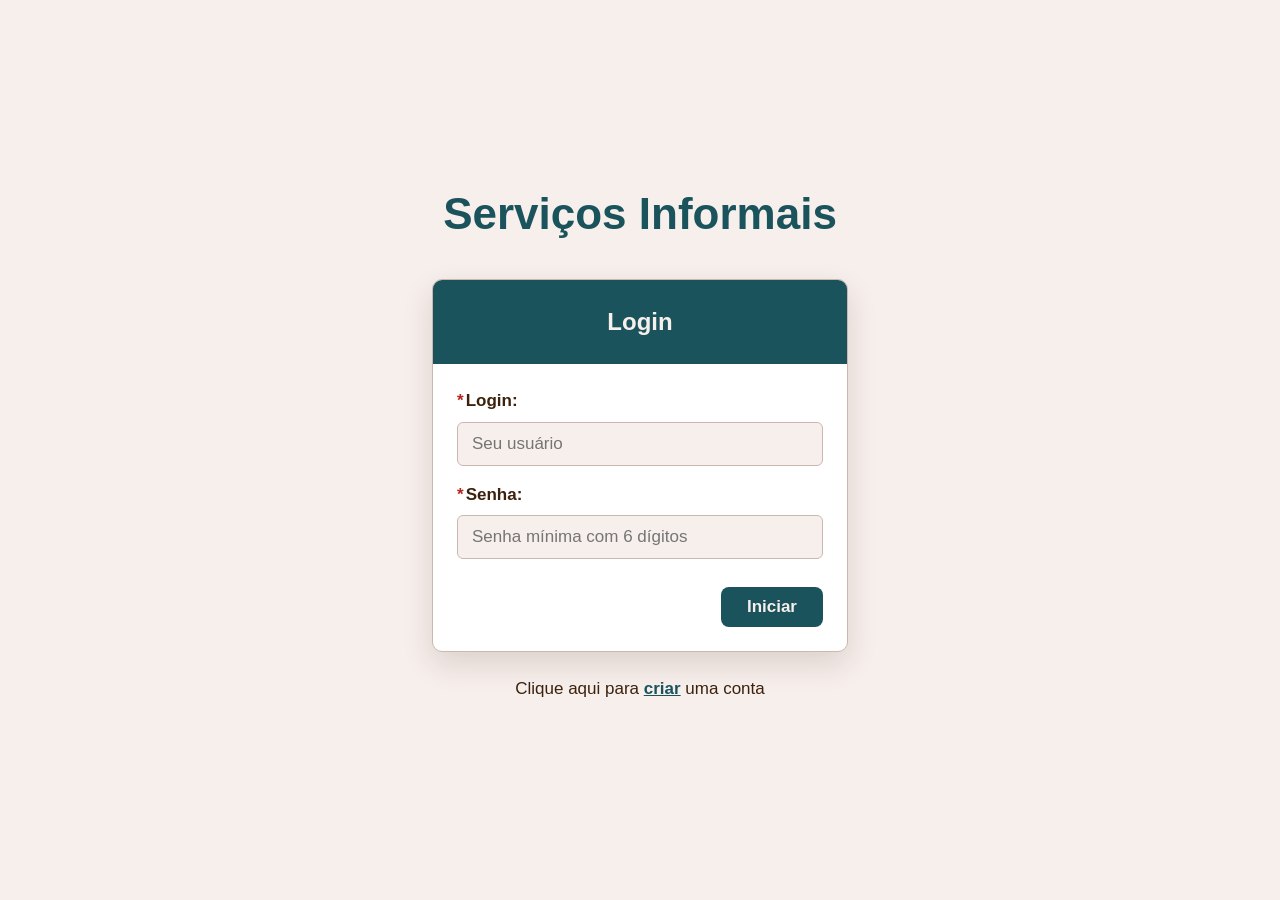
<file: index.html>
<!DOCTYPE html>
<html lang="pt-br">
    <head>
        <meta charset="UTF-8">
        <meta name="viewport" content="width=device-width, initial-scale=1.0">
        <link rel="shortcut icon" href="engrenagem.ico" type="image/x-icon">
        <link rel="stylesheet" href="style.css">
        <title>Login | Serviços Informais</title>
    </head>
    <body>
        <main class="centralizar">
            <!--Box principal do login-->
            <div class="area-login">
                <h1 class="titulo-principal">Serviços Informais</h1>

                <!--Sessão campos do login-->
                <section class="cabecalho">
                    <header>
                        <h2 class="titulo-login">Login</h2>
                    </header>

                    <!--Formulário com entradas-->
                    <form class="formulario" id="formLogin" action="#" method="post">

                        <!--Usuário-->
                        <div class="campo-formulario">
                            <label class="campo" for="usuario">
                                <span class="campo-obrigatorio">*</span>Login:
                            </label>
                            <input class="inserir" type="text" id="usuario" name="usuario" placeholder="Seu usuário" required>
                        </div>

                        <!--Senha-->
                        <div class="campo-formulario">
                            <label class="campo" for="senha">
                                <span class="campo-obrigatorio">*</span>Senha:
                            </label>
                            <input class="inserir" type="password" name="senha" id="senha" placeholder="Senha mínima com 6 dígitos" minlength="6" required>
                        </div>

                        <!--Botão de entrada e opções-->
                        <div class="entrar">
                            <button class="logar" type="submit">Iniciar</button>
                        </div>
                    </form>
                </section>

                <p class="opcoes-login">
                    Clique aqui para <a href="cadastro.html">criar</a> uma conta 
                </p>
            </div>

        </main>

        <!--Script para validar o preenchimento dos campos em vez de redirecionar a página diretamente-->
        <script>
            document.getElementById("formLogin").addEventListener("submit", function (evento) {
                evento.preventDefault();
                window.location.href = "servicos.html";
            });
        </script>
    </body>
</html>
</file>
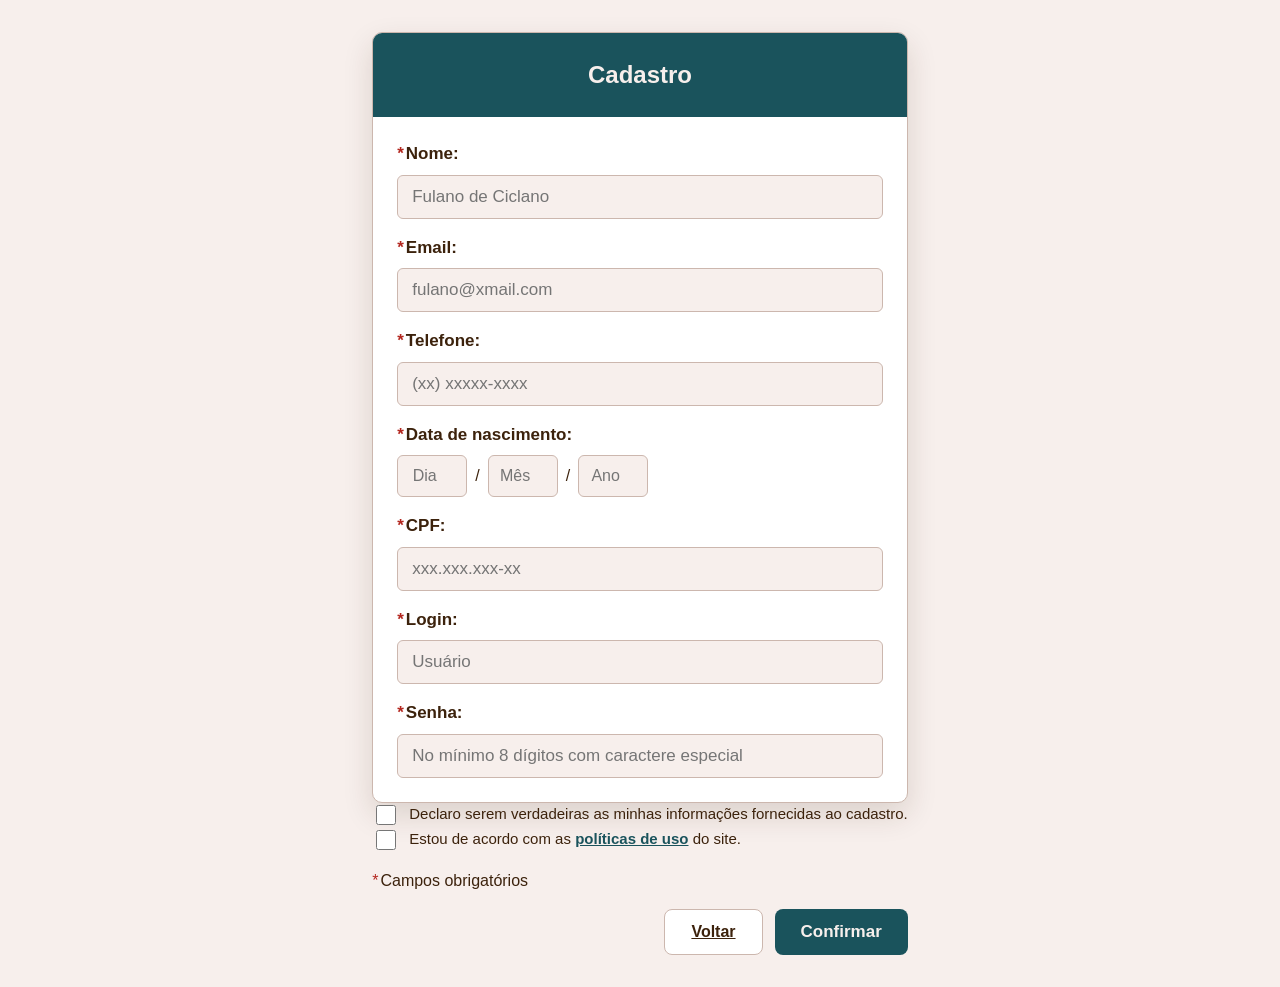
<file: cadastro.html>
<!DOCTYPE html>
<html lang="pt-br">
    <head>
        <meta charset="UTF-8">
        <meta name="viewport" content="width=device-width, initial-scale=1.0">
        <link rel="shortcut icon" href="engrenagem.ico" type="image/x-icon">
        <link rel="stylesheet" href="style.css">
        <title>Cadastro | Serviços Informais</title>
    </head>
    <body>
        <main class="centralizar">
            <!--Box principal-->
            <div class="area-cadastro">
                <form class="formulario-cadastro" id="formCadastro" action="#" method="post">

                    <!--Campos do cadastro-->
                    <section class="cabecalho">
                        <header>
                            <h2 class="titulo-login">Cadastro</h2>
                        </header>

                        <div class="formulario">

                            <!--Nome-->
                            <div class="campo-formulario">
                                <label class="campo" for="nome">
                                    <span class="campo-obrigatorio">*</span>Nome:
                                </label>
                                <input class="inserir" type="text" id="nome" name="nome" placeholder="Fulano de Ciclano" required>
                            </div>

                            <!--Email-->
                            <div class="campo-formulario">
                                <label class="campo" for="email">
                                    <span class="campo-obrigatorio">*</span>Email:
                                </label>
                                <input class="inserir" type="email" id="email" name="email" placeholder="fulano@xmail.com" required>
                            </div>

                            <!--Telefone-->
                            <div class="campo-formulario">
                                <label class="campo" for="telefone">
                                    <span class="campo-obrigatorio">*</span>Telefone:
                                </label>
                                <input class="inserir" type="tel" id="telefone" name="telefone" placeholder="(xx) xxxxx-xxxx" required>
                            </div>

                            <!--Data de nascimento-->
                            <div class="campo-formulario">
                                <label class="campo" for="dia">
                                    <span class="campo-obrigatorio">*</span>Data de nascimento:
                                </label>
                                <div class="campo-data">
                                    <input class="data" type="number" id="dia" name="dia" placeholder="Dia" min="1" max="31" required>
                                    <span>/</span>
                                    <input class="data" type="number" id="mes" name="mes" placeholder="Mês" min="1" max="12" required>
                                    <span>/</span>
                                    <input class="data" type="number" id="ano" name="ano" placeholder="Ano" min="1900" max="2100" required>
                                </div>
                            </div>

                            <!--CPF-->
                            <div class="campo-formulario">
                                <label class="campo" for="cpf">
                                    <span class="campo-obrigatorio">*</span>CPF:
                                </label>
                                <input class="inserir" type="text" id="cpf" name="cpf" placeholder="xxx.xxx.xxx-xx" required>
                            </div>

                            <!--Login-->
                            <div class="campo-formulario">
                                <label class="campo" for="usuario">
                                    <span class="campo-obrigatorio">*</span>Login:
                                </label>
                                <input class="inserir" type="text" id="usuario" name="usuario" placeholder="Usuário" required>
                            </div>

                            <!--Senha-->
                            <div class="campo-formulario">
                                <label class="campo" for="senha">
                                    <span class="campo-obrigatorio">*</span>Senha:
                                </label>
                                <input class="inserir" type="password" id="senha" name="senha" placeholder="No mínimo 8 dígitos com caractere especial" minlength="8" required>
                            </div>

                        </div>
                    </section>

                    <!--Rodapé-->
                    <div class="caixa-selecao">
                        <input type="checkbox" id="declaracao" name="declaracao" required>
                        <label for="declaracao">Declaro serem verdadeiras as minhas informações fornecidas ao cadastro.</label>
                    </div>

                    <div class="caixa-selecao">
                        <input type="checkbox" id="politicas" name="politicas" required>
                        <label for="politicas">Estou de acordo com as <a href="#">políticas de uso</a> do site.</label>
                    </div>

                    <p> <span class="campo-obrigatorio">*</span>Campos obrigatórios</p>

                    <!--Botões-->
                    <div class="area-botoes">
                        <a class="voltar" href="index.html">Voltar</a>
                        <button class="logar" type="submit">Confirmar</button>
                    </div>

                </form>
            </div>

        </main>

        <!--Script simples para redirecionar após validação-->
        <script>
            document.getElementById("formCadastro").addEventListener("submit", function (evento) {
                evento.preventDefault(); // impede o formulário de recarregar a página
                window.location.href = "servicos.html"; // só executa se passou pela validação
            });
        </script>
    </body>
</html>
</file>
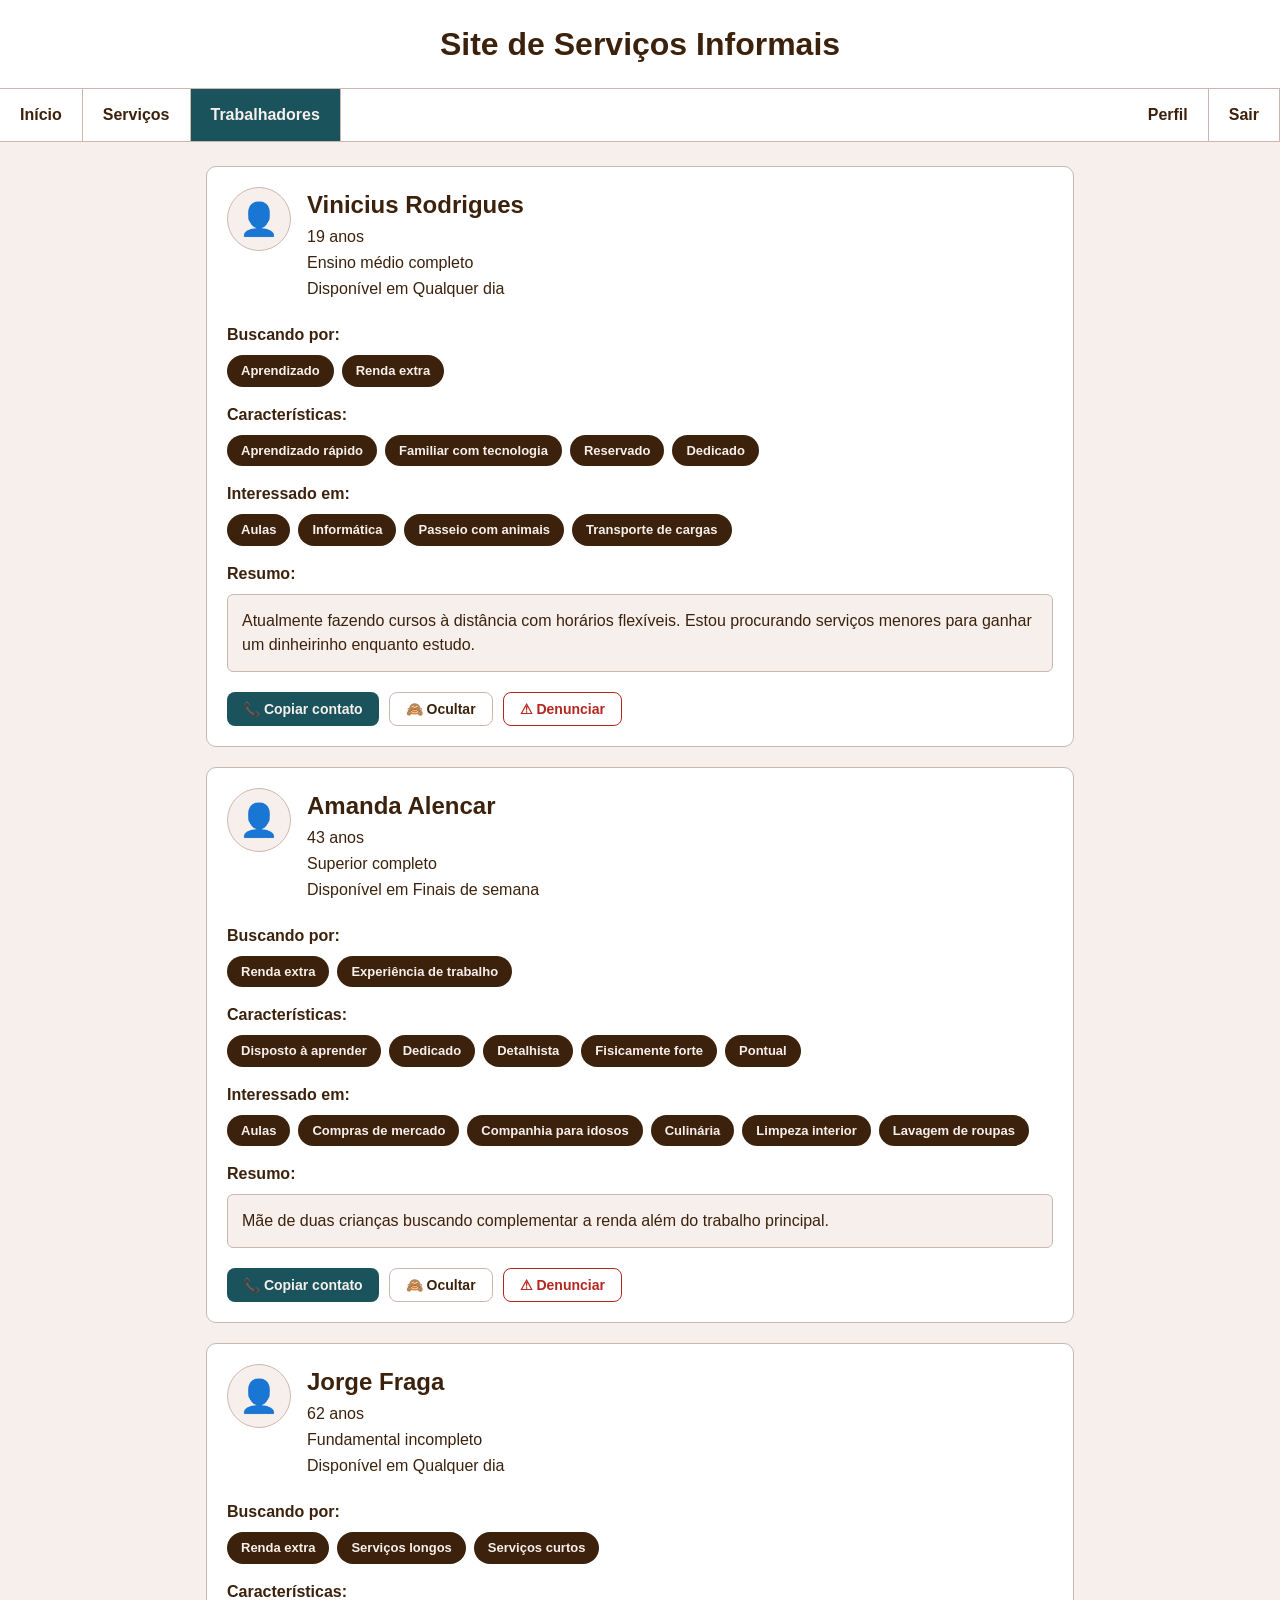
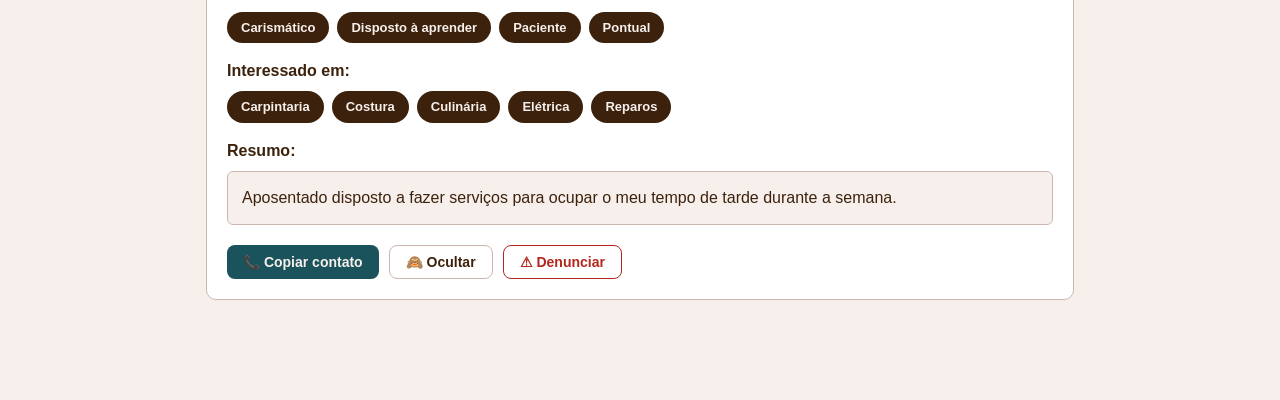
<file: profissionais.html>
<!DOCTYPE html>
<html lang="pt-br">
    <head>
        <meta charset="UTF-8">
        <meta name="viewport" content="width=device-width, initial-scale=1.0">
        <link rel="shortcut icon" href="engrenagem.ico" type="image/x-icon">
        <link rel="stylesheet" href="style.css">
        <link rel="stylesheet" href="modelo-catalogo.css">
        <link rel="stylesheet" href="profissionais.css">
        <title>Trabalhadores | Serviços Informais</title>
    </head>
    <body>

        <!--Cabeçalho do site-->
        <header class="cabecalho-site">
            <h1 class="titulo-site">Site de Serviços Informais</h1>

            <nav class="menu">
                <a class="menu-link" href="inicio.html">Início</a>
                <a class="menu-link" href="catalogo.html">Serviços</a>
                <a class="menu-link ativo" href="profissionais.html">Trabalhadores</a>
                <a class="menu-link menu-direita" href="perfil.html">Perfil</a>
                <a class="menu-link" href="login.html">Sair</a>
            </nav>
        </header>

        <!--Lista de profissionais-->
        <main class="pagina-catalogo">

            <!--Profissional 1-->
            <article class="cartao">
                <div class="perfil-topo">
                    <div class="avatar">👤</div>
                    <div class="perfil-info">
                        <h2 class="perfil-nome">Vinicius Rodrigues</h2>
                        <p>19 anos</p>
                        <p>Ensino médio completo</p>
                        <p>Disponível em Qualquer dia</p>
                    </div>
                </div>

                <div class="perfil-corpo">
                    <h3 class="secao-titulo">Buscando por:</h3>
                    <div class="tags">
                        <span class="tag">Aprendizado</span>
                        <span class="tag">Renda extra</span>
                    </div>

                    <h3 class="secao-titulo">Características:</h3>
                    <div class="tags">
                        <span class="tag">Aprendizado rápido</span>
                        <span class="tag">Familiar com tecnologia</span>
                        <span class="tag">Reservado</span>
                        <span class="tag">Dedicado</span>
                    </div>

                    <h3 class="secao-titulo">Interessado em:</h3>
                    <div class="tags">
                        <span class="tag">Aulas</span>
                        <span class="tag">Informática</span>
                        <span class="tag">Passeio com animais</span>
                        <span class="tag">Transporte de cargas</span>
                    </div>

                    <h3 class="secao-titulo">Resumo:</h3>
                    <p class="perfil-resumo">Atualmente fazendo cursos à distância com horários flexíveis. Estou procurando serviços menores para ganhar um dinheirinho enquanto estudo.</p>
                </div>

                <div class="cartao-acoes">
                    <button class="botao-primario" type="button">📞 Copiar contato</button>
                    <button class="botao-secundario" type="button">🙈 Ocultar</button>
                    <button class="botao-perigo" type="button">⚠ Denunciar</button>
                </div>
            </article>

            <!--Profissional 2-->
            <article class="cartao">
                <div class="perfil-topo">
                    <div class="avatar">👤</div>
                    <div class="perfil-info">
                        <h2 class="perfil-nome">Amanda Alencar</h2>
                        <p>43 anos</p>
                        <p>Superior completo</p>
                        <p>Disponível em Finais de semana</p>
                    </div>
                </div>

                <div class="perfil-corpo">
                    <h3 class="secao-titulo">Buscando por:</h3>
                    <div class="tags">
                        <span class="tag">Renda extra</span>
                        <span class="tag">Experiência de trabalho</span>
                    </div>

                    <h3 class="secao-titulo">Características:</h3>
                    <div class="tags">
                        <span class="tag">Disposto à aprender</span>
                        <span class="tag">Dedicado</span>
                        <span class="tag">Detalhista</span>
                        <span class="tag">Fisicamente forte</span>
                        <span class="tag">Pontual</span>
                    </div>

                    <h3 class="secao-titulo">Interessado em:</h3>
                    <div class="tags">
                        <span class="tag">Aulas</span>
                        <span class="tag">Compras de mercado</span>
                        <span class="tag">Companhia para idosos</span>
                        <span class="tag">Culinária</span>
                        <span class="tag">Limpeza interior</span>
                        <span class="tag">Lavagem de roupas</span>
                    </div>

                    <h3 class="secao-titulo">Resumo:</h3>
                    <p class="perfil-resumo">Mãe de duas crianças buscando complementar a renda além do trabalho principal.</p>
                </div>

                <div class="cartao-acoes">
                    <button class="botao-primario" type="button">📞 Copiar contato</button>
                    <button class="botao-secundario" type="button">🙈 Ocultar</button>
                    <button class="botao-perigo" type="button">⚠ Denunciar</button>
                </div>
            </article>

            <!--Profissional 3-->
            <article class="cartao">
                <div class="perfil-topo">
                    <div class="avatar">👤</div>
                    <div class="perfil-info">
                        <h2 class="perfil-nome">Jorge Fraga</h2>
                        <p>62 anos</p>
                        <p>Fundamental incompleto</p>
                        <p>Disponível em Qualquer dia</p>
                    </div>
                </div>

                <div class="perfil-corpo">
                    <h3 class="secao-titulo">Buscando por:</h3>
                    <div class="tags">
                        <span class="tag">Renda extra</span>
                        <span class="tag">Serviços longos</span>
                        <span class="tag">Serviços curtos</span>
                    </div>

                    <h3 class="secao-titulo">Características:</h3>
                    <div class="tags">
                        <span class="tag">Carismático</span>
                        <span class="tag">Disposto à aprender</span>
                        <span class="tag">Paciente</span>
                        <span class="tag">Pontual</span>
                    </div>

                    <h3 class="secao-titulo">Interessado em:</h3>
                    <div class="tags">
                        <span class="tag">Carpintaria</span>
                        <span class="tag">Costura</span>
                        <span class="tag">Culinária</span>
                        <span class="tag">Elétrica</span>
                        <span class="tag">Reparos</span>
                    </div>

                    <h3 class="secao-titulo">Resumo:</h3>
                    <p class="perfil-resumo">Aposentado disposto a fazer serviços para ocupar o meu tempo de tarde durante a semana.</p>
                </div>

                <div class="cartao-acoes">
                    <button class="botao-primario" type="button">📞 Copiar contato</button>
                    <button class="botao-secundario" type="button">🙈 Ocultar</button>
                    <button class="botao-perigo" type="button">⚠ Denunciar</button>
                </div>
            </article>

        </main>

    </body>
</html>
</file>
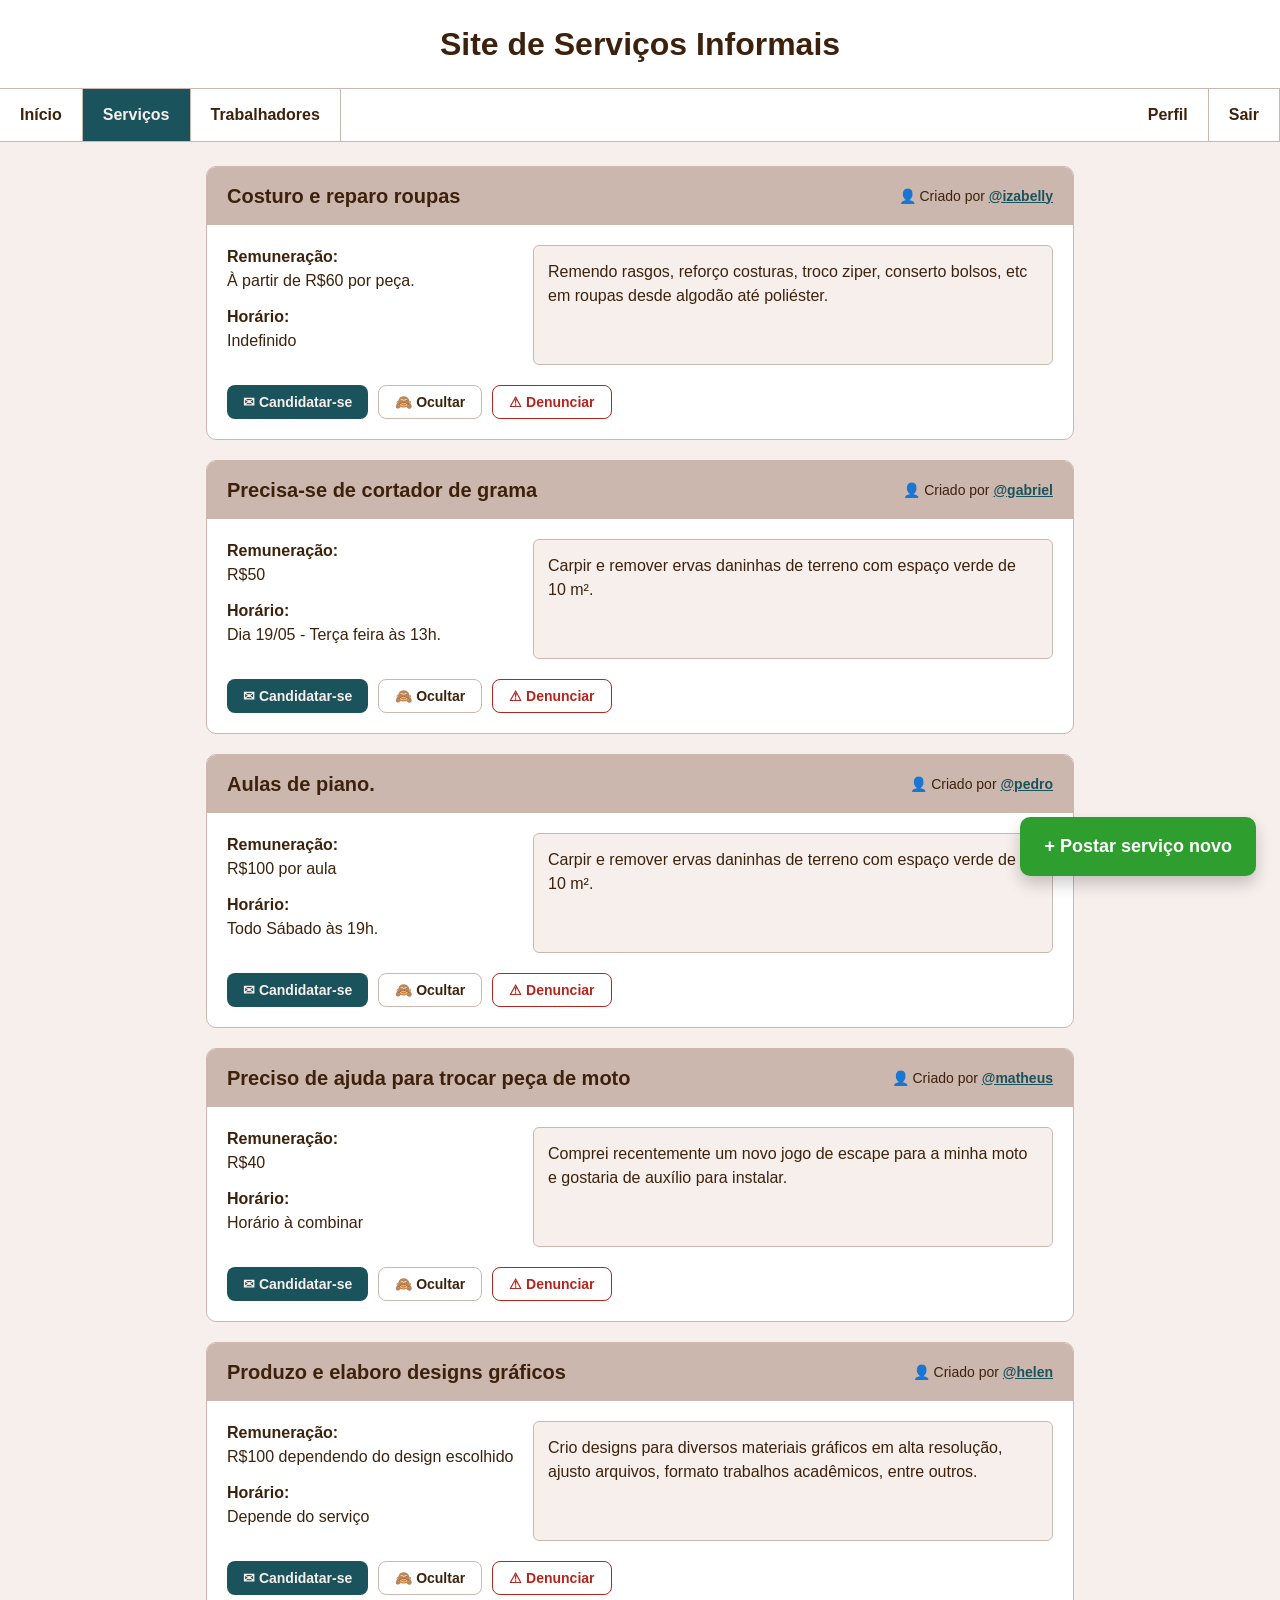
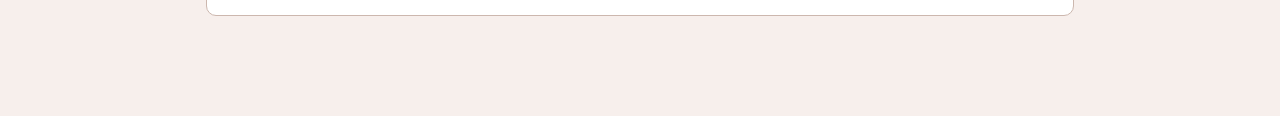
<file: servicos.html>
<!DOCTYPE html>
<html lang="pt-br">
    <head>
        <meta charset="UTF-8">
        <meta name="viewport" content="width=device-width, initial-scale=1.0">
        <link rel="shortcut icon" href="engrenagem.ico" type="image/x-icon">
        <link rel="stylesheet" href="style.css">
        <link rel="stylesheet" href="modelo-catalogo.css">
        <link rel="stylesheet" href="servicos.css">
        <title>Serviços | Serviços Informais</title>
    </head>
    <body>

        <!--Cabeçalho do site-->
        <header class="cabecalho-site">
            <h1 class="titulo-site">Site de Serviços Informais</h1>

            <nav class="menu">
                <a class="menu-link" href="inicio.html">Início</a>
                <a class="menu-link ativo" href="catalogo.html">Serviços</a>
                <a class="menu-link" href="trabalhadores.html">Trabalhadores</a>
                <a class="menu-link menu-direita" href="perfil.html">Perfil</a>
                <a class="menu-link" href="login.html">Sair</a>
            </nav>
        </header>

        <!--Lista de serviços-->
        <main class="pagina-catalogo">

            <!--Serviço 1-->
            <article class="cartao">
                <div class="servico-topo">
                    <h2 class="servico-titulo">Costuro e reparo roupas</h2>
                    <p class="servico-autor">👤 Criado por <a class="link-perfil" href="perfil.html?usuario=izabelly">@izabelly</a></p>
                </div>
                <div class="servico-conteudo">
                    <div class="servico-info">
                        <p><strong>Remuneração:</strong><br>À partir de R$60 por peça.</p>
                        <p><strong>Horário:</strong><br>Indefinido</p>
                    </div>
                    <div class="servico-descricao">
                        Remendo rasgos, reforço costuras, troco ziper, conserto bolsos, etc em roupas desde algodão até poliéster.
                    </div>
                </div>
                <div class="cartao-acoes">
                    <button class="botao-primario" type="button">✉ Candidatar-se</button>
                    <button class="botao-secundario" type="button">🙈 Ocultar</button>
                    <button class="botao-perigo" type="button">⚠ Denunciar</button>
                </div>
            </article>

            <!--Serviço 2-->
            <article class="cartao">
                <div class="servico-topo">
                    <h2 class="servico-titulo">Precisa-se de cortador de grama</h2>
                    <p class="servico-autor">👤 Criado por <a class="link-perfil" href="perfil.html?usuario=gabriel">@gabriel</a></p>
                </div>
                <div class="servico-conteudo">
                    <div class="servico-info">
                        <p><strong>Remuneração:</strong><br>R$50</p>
                        <p><strong>Horário:</strong><br>Dia 19/05 - Terça feira às 13h.</p>
                    </div>
                    <div class="servico-descricao">
                        Carpir e remover ervas daninhas de terreno com espaço verde de 10 m².
                    </div>
                </div>
                <div class="cartao-acoes">
                    <button class="botao-primario" type="button">✉ Candidatar-se</button>
                    <button class="botao-secundario" type="button">🙈 Ocultar</button>
                    <button class="botao-perigo" type="button">⚠ Denunciar</button>
                </div>
            </article>

            <!--Serviço 3-->
            <article class="cartao">
                <div class="servico-topo">
                    <h2 class="servico-titulo">Aulas de piano.</h2>
                    <p class="servico-autor">👤 Criado por <a class="link-perfil" href="perfil.html?usuario=pedro">@pedro</a></p>
                </div>
                <div class="servico-conteudo">
                    <div class="servico-info">
                        <p><strong>Remuneração:</strong><br>R$100 por aula</p>
                        <p><strong>Horário:</strong><br>Todo Sábado às 19h.</p>
                    </div>
                    <div class="servico-descricao">
                        Carpir e remover ervas daninhas de terreno com espaço verde de 10 m².
                    </div>
                </div>
                <div class="cartao-acoes">
                    <button class="botao-primario" type="button">✉ Candidatar-se</button>
                    <button class="botao-secundario" type="button">🙈 Ocultar</button>
                    <button class="botao-perigo" type="button">⚠ Denunciar</button>
                </div>
            </article>

            <!--Serviço 4-->
            <article class="cartao">
                <div class="servico-topo">
                    <h2 class="servico-titulo">Preciso de ajuda para trocar peça de moto</h2>
                    <p class="servico-autor">👤 Criado por <a class="link-perfil" href="perfil.html?usuario=matheus">@matheus</a></p>
                </div>
                <div class="servico-conteudo">
                    <div class="servico-info">
                        <p><strong>Remuneração:</strong><br>R$40</p>
                        <p><strong>Horário:</strong><br>Horário à combinar</p>
                    </div>
                    <div class="servico-descricao">
                        Comprei recentemente um novo jogo de escape para a minha moto e gostaria de auxílio para instalar.
                    </div>
                </div>
                <div class="cartao-acoes">
                    <button class="botao-primario" type="button">✉ Candidatar-se</button>
                    <button class="botao-secundario" type="button">🙈 Ocultar</button>
                    <button class="botao-perigo" type="button">⚠ Denunciar</button>
                </div>
            </article>

            <!--Serviço 5-->
            <article class="cartao">
                <div class="servico-topo">
                    <h2 class="servico-titulo">Produzo e elaboro designs gráficos</h2>
                    <p class="servico-autor">👤 Criado por <a class="link-perfil" href="perfil.html?usuario=helen">@helen</a></p>
                </div>
                <div class="servico-conteudo">
                    <div class="servico-info">
                        <p><strong>Remuneração:</strong><br>R$100 dependendo do design escolhido</p>
                        <p><strong>Horário:</strong><br>Depende do serviço</p>
                    </div>
                    <div class="servico-descricao">
                        Crio designs para diversos materiais gráficos em alta resolução, ajusto arquivos, formato trabalhos acadêmicos, entre outros.
                    </div>
                </div>
                <div class="cartao-acoes">
                    <button class="botao-primario" type="button">✉ Candidatar-se</button>
                    <button class="botao-secundario" type="button">🙈 Ocultar</button>
                    <button class="botao-perigo" type="button">⚠ Denunciar</button>
                </div>
            </article>

        </main>

        <!--Botão fixo para postar novo serviço-->
        <a class="botao-postar" href="postar-servico.html">+ Postar serviço novo</a>

    </body>
</html>
</file>
<file: style.css>
/* Configurações básicas */

* {
  box-sizing: border-box;
}
 
body {
  margin: 0;
  min-height: 100vh;
  background-color: #F7EFEC;
  color: #3C220C;
  font-family: Arial, sans-serif;
  line-height: 1.5;
}
 
h1, h2 {
  margin: 0;
  font-family: Arial, sans-serif;
  color: #3C220C;
}
 
a {
  color: inherit;
}

/* Centralizando elementos principais */

.centralizar {
  width: 100%;
  min-height: 100vh;
  display: flex;
  align-items: center;
  justify-content: center;
  padding: 32px 16px;
}
 
/* Bloco central: título + cartão + opções */
.area-login {
  width: 100%;
  max-width: 416px;
  display: flex;
  flex-direction: column;
  align-items: center;
  text-align: center;
}
 
.titulo-principal {
  font-size: 32px;
  font-weight: 600;
  margin-bottom: 32px;
  color: #1A535C;
}

/*Box dos elementos no centro*/
.cabecalho {
  width: 100%;
  background-color: #ffffff;
  border: 1px solid #CCB7AE;
  border-radius: 10px;
  box-shadow: 0 12px 30px rgba(60, 34, 12, 0.14);
  overflow: hidden;
  text-align: left;
}
 
.cabecalho header {
  background-color: #1A535C;
  padding: 24px;
  text-align: center;
}
 
.titulo-login {
  font-size: 24px;
  font-weight: 600;
  color: #F7EFEC;
}
 
.formulario {
  padding: 24px;
  display: flex;
  flex-direction: column;
  gap: 16px;
}

/*Campos de entrada*/
.campo-formulario {
  display: flex;
  flex-direction: column;
  gap: 8px;
}
 
.campo {
  font-family: Arial, sans-serif;
  font-weight: 600;
  font-size: 17px;
}
 
.campo-obrigatorio {
  color: #b3261e;
  margin-right: 2px;
}
 
.inserir {
  width: 100%;
  padding: 11px 14px;
  border: 1px solid #CCB7AE;
  border-radius: 6px;
  background-color: #F7EFEC;
  color: #3C220C;
  font-family: Arial, sans-serif;
  font-size: 16px;
}
 
.inserir:focus {
  outline: 3px solid #2d7481;
}
 
/* Campos de dia / mês / ano */
.campo-data {
  display: flex;
  align-items: center;
  gap: 8px;
}
 
.data {
  width: 70px;
  padding: 11px 10px;
  border: 1px solid #CCB7AE;
  border-radius: 6px;
  background-color: #F7EFEC;
  color: #3C220C;
  font-family: Arial, sans-serif;
  font-size: 16px;
  text-align: center;
}
 
.data:focus {
  outline: 3px solid #2d7481;
}

.caixa-selecao {
  display: flex;
  align-items: flex-start;
  gap: 10px;
  font-size: 15px;
}
 
.caixa-selecao input {
  width: 20px;
  height: 20px;
  margin-top: 2px;
}
 
.caixa-selecao a {
  color: #1A535C;
  font-weight: 700;
  text-decoration: underline;
}
 
.texto-obrigatorio {
  font-size: 15px;
  margin: 0;
}
 
/*-------------------- Login --------------------*/

.entrar {
  display: flex;
  justify-content: flex-end;
  margin-top: 12px;
}

.logar {
  padding: 10px 26px;
  border-radius: 8px;
  border: none;
  background-color: #1A535C;
  color: #F7EFEC;
  font-size: 16px;
  font-weight: 700;
  cursor: pointer;
}

.logar:hover {
  background-color: #123f46;
}

/*Estilização do rodapé*/
.opcoes-login {
  margin-top: 24px;
  font-size: 15px;
}

.opcoes-login a {
  color: #1A535C;
  font-weight: 700;
  text-decoration: underline;
}

/*-------------------- Cadastro --------------------*/

.area-botoes {
  display: flex;
  justify-content: flex-end;
  gap: 12px;
}
 
.voltar {
  padding: 10px 26px;
  border-radius: 8px;
  border: 1px solid #CCB7AE;
  background-color: #ffffff;
  color: #3C220C;
  font-size: 16px;
  font-weight: 700;
  cursor: pointer;
}
 
.voltar:hover {
  background-color: #F7EFEC;
}
 
.opcoes-login {
  margin-top: 24px;
  font-size: 15px;
}
 
.opcoes-login a {
  color: #1A535C;
  font-weight: 700;
  text-decoration: underline;
}

/*-------------------- Responsividade dos media-query --------------------*/

/* Tamanho para celulares */
@media (max-width: 352px) {
  .titulo-principal {
    font-size: 26px;
  }
  .titulo-login {
    font-size: 20px;
  }
}

/*Computadores*/
@media (min-width: 1200px) {
  .titulo-principal {
    font-size: 44px;
  }
  .campo, .inserir, .logar, .opcoes-login {
    font-size: 17px;
  }
}
</file>
<file: modelo-catalogo.css>
.cabecalho-site {
  background-color: #ffffff;
  border-bottom: 1px solid #CCB7AE;
}

.titulo-site {
  text-align: center;
  font-size: 28px;
  padding: 20px 16px;
}

.menu {
  display: flex;
  flex-wrap: wrap;
  border-top: 1px solid #CCB7AE;
}

.menu-link {
  padding: 14px 20px;
  text-decoration: none;
  font-weight: 700;
  color: #3C220C;
  border-right: 1px solid #CCB7AE;
}

.menu-link:hover {
  background-color: #F7EFEC;
}

.menu-link.ativo {
  background-color: #1A535C;
  color: #F7EFEC;
}

.menu-direita {
  margin-left: auto;
}

/* Container com a lista de cards */
.pagina-catalogo {
  max-width: 900px;
  margin: 0 auto;
  padding: 24px 16px 100px 16px;
  display: flex;
  flex-direction: column;
  gap: 20px;
}

/* Cartão base usado nas páginas de catálogo */
.cartao {
  background-color: #ffffff;
  border: 1px solid #CCB7AE;
  border-radius: 10px;
  overflow: hidden;
}

/* Linha de botões no rodapé do cartão */
.cartao-acoes {
  padding: 0 20px 20px 20px;
  display: flex;
  flex-wrap: wrap;
  gap: 10px;
}

.botao-primario {
  padding: 8px 16px;
  border-radius: 8px;
  border: none;
  background-color: #1A535C;
  color: #F7EFEC;
  font-size: 14px;
  font-weight: 700;
  cursor: pointer;
}

.botao-primario:hover {
  background-color: #123f46;
}

.botao-secundario {
  padding: 8px 16px;
  border-radius: 8px;
  border: 1px solid #CCB7AE;
  background-color: #ffffff;
  color: #3C220C;
  font-size: 14px;
  font-weight: 700;
  cursor: pointer;
}

.botao-secundario:hover {
  background-color: #F7EFEC;
}

.botao-perigo {
  padding: 8px 16px;
  border-radius: 8px;
  border: 1px solid #b3261e;
  background-color: #ffffff;
  color: #b3261e;
  font-size: 14px;
  font-weight: 700;
  cursor: pointer;
}

.botao-perigo:hover {
  background-color: #fbeceb;
}

/*-------------------- Responsividade do modelo de catálogo --------------------*/

/* Computadores */
@media (min-width: 1200px) {
  .titulo-site {
    font-size: 32px;
  }
}

/* Telas de TV */
@media (min-width: 1920px) {
  .pagina-catalogo {
    max-width: 1200px;
  }
  .titulo-site {
    font-size: 40px;
  }
  .menu-link {
    font-size: 20px;
    padding: 18px 26px;
  }
  .botao-primario, .botao-secundario, .botao-perigo {
    font-size: 18px;
    padding: 12px 22px;
  }
}

/* Celulares pequenos */
@media (max-width: 352px) {
  .cartao-acoes {
    flex-direction: column;
  }
}
</file>
<file: profissionais.css>
.perfil-topo {
  display: flex;
  align-items: flex-start;
  gap: 16px;
  padding: 20px 20px 0 20px;
}

.avatar {
  width: 64px;
  height: 64px;
  flex-shrink: 0;
  border: 1px solid #CCB7AE;
  border-radius: 50%;
  background-color: #F7EFEC;
  display: flex;
  align-items: center;
  justify-content: center;
  font-size: 32px;
}

.perfil-nome {
  font-size: 22px;
}

.perfil-info p {
  margin: 2px 0;
}

.perfil-corpo {
  padding: 20px;
}

.secao-titulo {
  font-size: 16px;
  margin: 16px 0 8px 0;
}

.secao-titulo:first-child {
  margin-top: 0;
}

.tags {
  display: flex;
  flex-wrap: wrap;
  gap: 8px;
  margin-bottom: 8px;
}

.tag {
  background-color: #3C220C;
  color: #F7EFEC;
  padding: 6px 14px;
  border-radius: 20px;
  font-size: 13px;
  font-weight: 700;
}

.perfil-resumo {
  background-color: #F7EFEC;
  border: 1px solid #CCB7AE;
  border-radius: 6px;
  padding: 14px;
  margin: 8px 0 0 0;
}

/*-------------------- Responsividade da página de Trabalhadores --------------------*/

/* Tablets */
@media (min-width: 768px) {
  .perfil-nome {
    font-size: 24px;
  }
}

/* Telas de TV */
@media (min-width: 1920px) {
  .avatar {
    width: 96px;
    height: 96px;
    font-size: 48px;
  }
  .perfil-nome {
    font-size: 32px;
  }
  .perfil-info p {
    font-size: 19px;
  }
  .secao-titulo {
    font-size: 22px;
  }
  .tag {
    font-size: 18px;
    padding: 10px 20px;
  }
  .perfil-resumo {
    font-size: 19px;
  }
}

/* Celulares pequenos */
@media (max-width: 352px) {
  .perfil-topo {
    flex-direction: column;
    align-items: center;
    text-align: center;
  }
}
</file>
<file: servicos.css>
.servico-topo {
  background-color: #CCB7AE;
  padding: 14px 20px;
  display: flex;
  flex-wrap: wrap;
  justify-content: space-between;
  align-items: center;
  gap: 8px;
}

.servico-titulo {
  font-size: 18px;
}

.servico-autor {
  margin: 0;
  font-size: 14px;
}

.link-perfil {
  color: #1A535C;
  font-weight: 700;
  text-decoration: underline;
}

.servico-conteudo {
  padding: 20px;
  display: flex;
  flex-wrap: wrap;
  gap: 16px;
}

.servico-info {
  flex: 1 1 180px;
}

.servico-info p {
  margin: 0 0 12px 0;
}

.servico-descricao {
  flex: 2 1 300px;
  background-color: #F7EFEC;
  border: 1px solid #CCB7AE;
  border-radius: 6px;
  padding: 14px;
}

/* Botão fixo para postar serviço novo */
.botao-postar {
  position: fixed;
  bottom: 24px;
  right: 24px;
  padding: 16px 24px;
  border-radius: 10px;
  background-color: #2e9e2e;
  color: #ffffff;
  font-size: 18px;
  font-weight: 700;
  text-decoration: none;
  box-shadow: 0 8px 16px rgba(0, 0, 0, 0.2);
}

.botao-postar:hover {
  background-color: #237c23;
}

/*-------------------- Responsividade da página de Serviços --------------------*/

/* Tablets */
@media (min-width: 768px) {
  .servico-titulo {
    font-size: 20px;
  }
}

/* Telas de TV */
@media (min-width: 1920px) {
  .servico-titulo {
    font-size: 24px;
  }
  .servico-descricao {
    font-size: 19px;
  }
  .botao-postar {
    font-size: 24px;
    padding: 20px 30px;
  }
}

/* Celulares pequenos */
@media (max-width: 352px) {
  .servico-topo {
    flex-direction: column;
    align-items: flex-start;
  }
}
</file>
